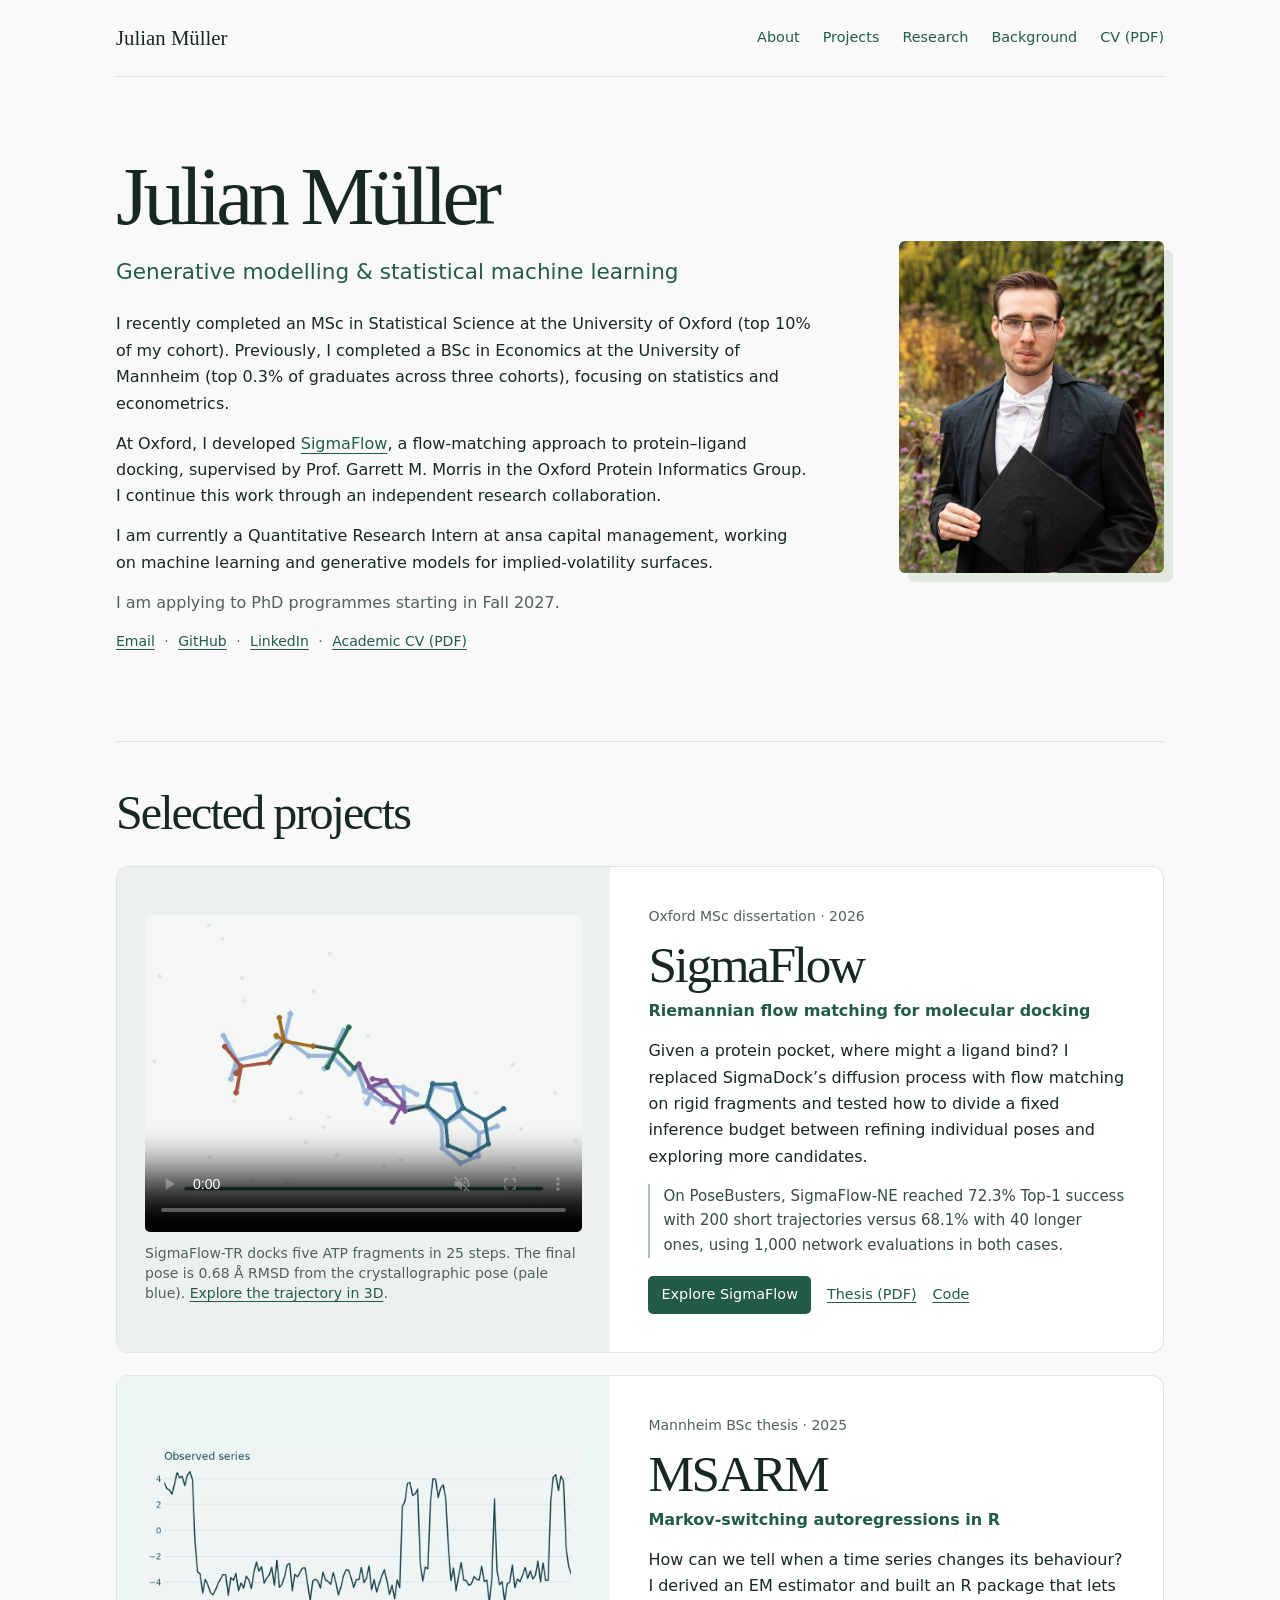
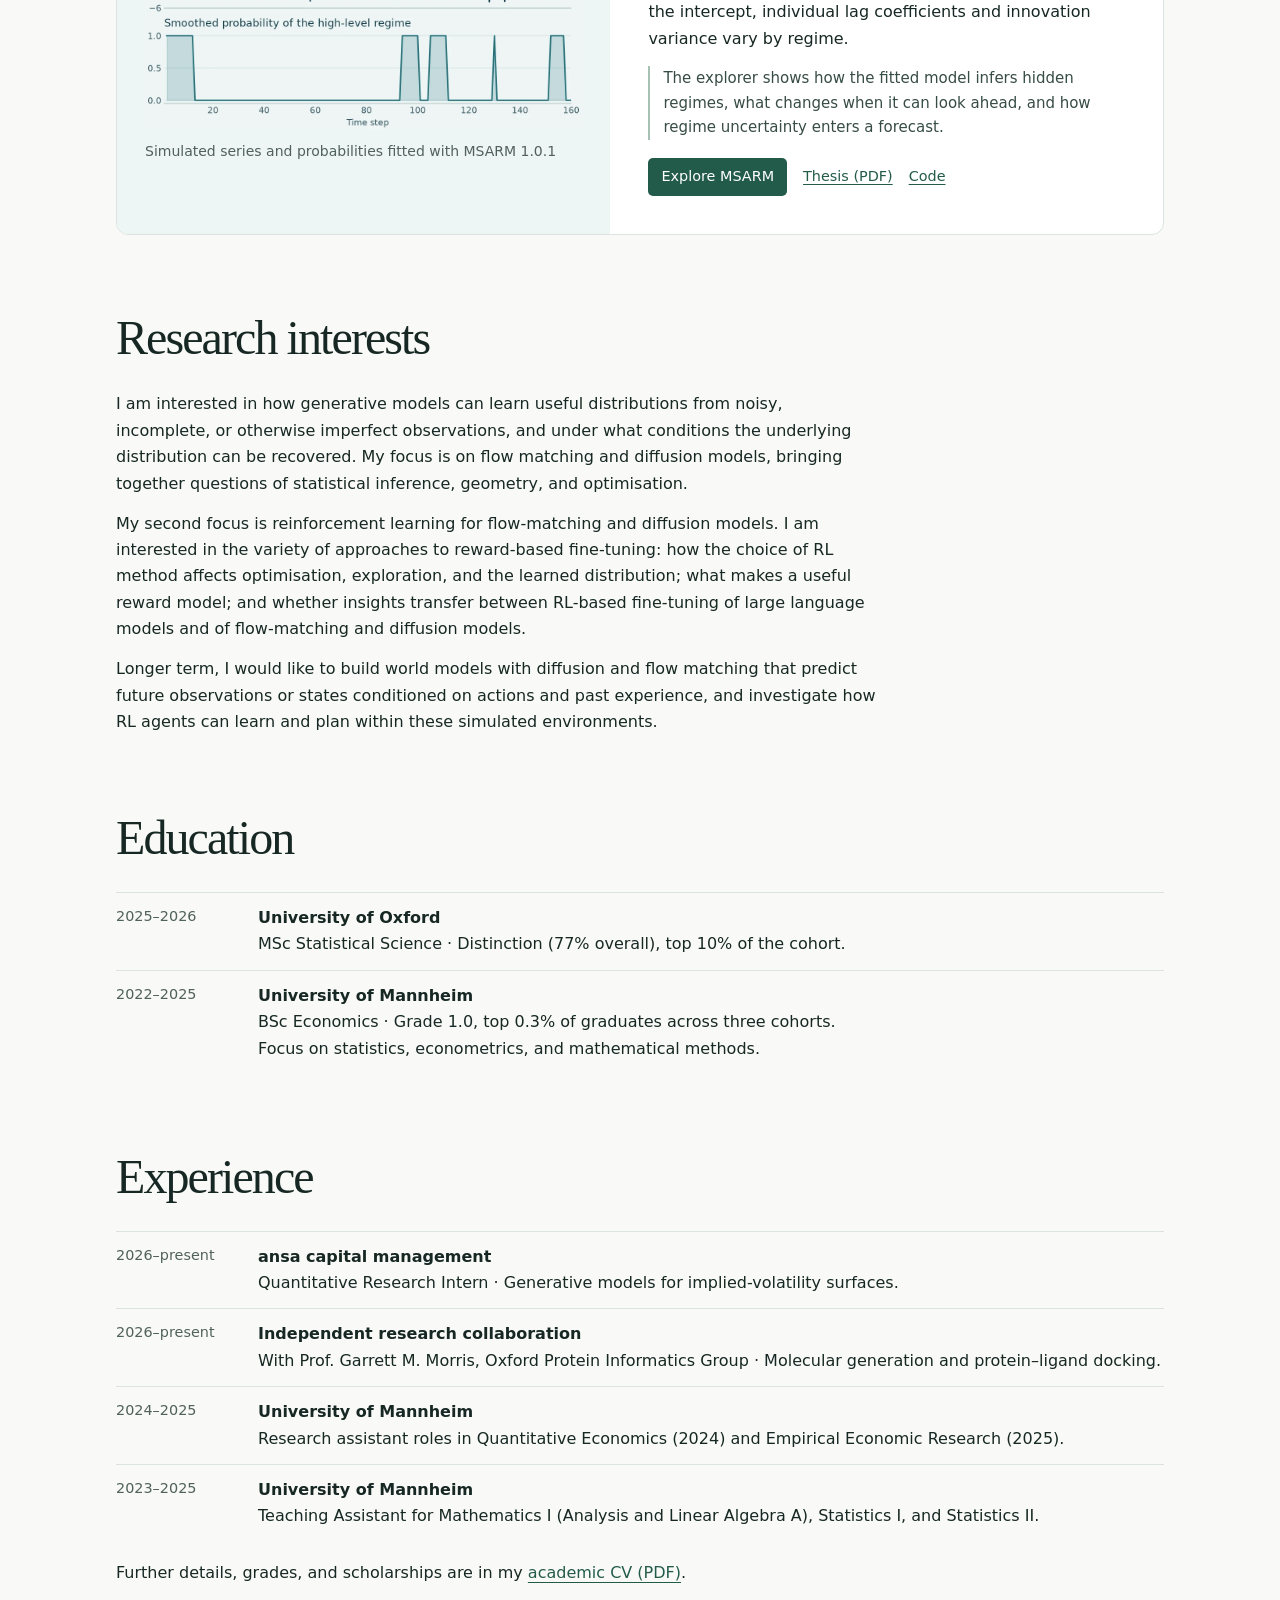
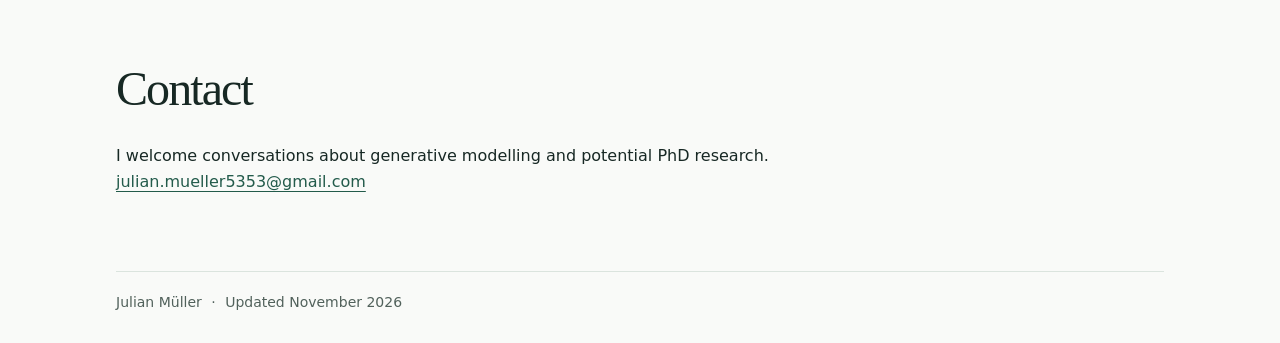
<file: index.html>
<!doctype html>
<html lang="en">
<head>
  <meta charset="utf-8">
  <meta name="viewport" content="width=device-width, initial-scale=1">
  <title>Julian Müller | Generative Modelling &amp; Statistical Machine Learning</title>
  <meta name="description" content="Julian Müller — Oxford MSc Statistical Science graduate. Research in flow matching, diffusion models, learning from imperfect observations, and molecular modelling.">
  <meta name="theme-color" content="#f9faf8">
  <link rel="icon" href="assets/favicon.svg" type="image/svg+xml">
  <link rel="stylesheet" href="style.css">
</head>
<body>
  <a class="skip-link" href="#about">Skip to content</a>
  <div class="page">
    <header>
      <a class="site-name" href="#about">Julian Müller</a>
      <nav aria-label="Main navigation">
        <a href="#about">About</a>
        <a href="#projects">Projects</a>
        <a href="#research">Research</a>
        <a href="#background">Background</a>
        <a href="assets/documents/julian-mueller-cv.pdf">CV <span class="file-type">(PDF)</span></a>
      </nav>
    </header>
    <main>
      <section id="about" class="introduction" aria-labelledby="name">
        <div class="bio">
          <h1 id="name">Julian Müller</h1>
          <p class="hero-field">Generative modelling &amp; statistical machine learning</p>
          <p>I recently completed an MSc in Statistical Science at the University of Oxford (top 10% of my cohort). Previously, I completed a BSc in Economics at the University of Mannheim (top 0.3% of graduates across three cohorts), focusing on statistics and econometrics.</p>
          <p>At Oxford, I developed <a href="#sigmaflow">SigmaFlow</a>, a flow-matching approach to protein–ligand docking, supervised by Prof. Garrett M. Morris in the Oxford Protein Informatics Group. I continue this work through an independent research collaboration.</p>
          <p>I am currently a Quantitative Research Intern at ansa capital management, working on machine learning and generative models for implied-volatility surfaces.</p>
          <p class="application-note">I am applying to PhD programmes starting in Fall 2027.</p>
          <p class="contact-links"><a href="mailto:julian.mueller5353@gmail.com">Email</a><span aria-hidden="true"> · </span><a href="https://github.com/jmuelleo">GitHub</a><span aria-hidden="true"> · </span><a href="https://www.linkedin.com/in/julian-herbert-mueller/">LinkedIn</a><span aria-hidden="true"> · </span><a href="assets/documents/julian-mueller-cv.pdf">Academic CV (PDF)</a></p>
        </div>
        <img class="portrait" src="assets/portrait.jpg" width="1190" height="1785" alt="Julian Müller in Oxford academic dress" fetchpriority="high">
      </section>

      <section id="projects" aria-labelledby="projects-heading">
        <h2 id="projects-heading">Selected projects</h2>

        <article id="sigmaflow" class="project">
          <figure class="project-preview pose-preview">
            <video id="sigmaflow-preview" controls loop muted playsinline preload="none"
                   poster="assets/sigmaflow-trajectory.webp?v=tr" width="1000" height="724"
                   aria-label="Recorded SigmaFlow trajectory showing five rigid fragments assembling into an ATP pose">
              <source src="assets/sigmaflow-trajectory.mp4?v=tr" type="video/mp4">
              <a href="assets/sigmaflow-trajectory.mp4?v=tr">Download the SigmaFlow preview</a>
            </video>
            <figcaption>SigmaFlow-TR docks five ATP fragments in 25 steps. The final pose is 0.68 &Aring; RMSD from the crystallographic pose (pale blue). <a href="sigmaflow/trajectories/">Explore the trajectory in 3D</a>.</figcaption>
          </figure>
          <div class="project-copy">
            <p class="context">Oxford MSc dissertation &middot; 2026</p>
            <h3><a href="sigmaflow/">SigmaFlow</a></h3>
            <p class="project-subtitle">Riemannian flow matching for molecular docking</p>
            <p>Given a protein pocket, where might a ligand bind? I replaced SigmaDock&rsquo;s diffusion process with flow matching on rigid fragments and tested how to divide a fixed inference budget between refining individual poses and exploring more candidates.</p>
            <p class="project-finding">On PoseBusters, SigmaFlow-NE reached 72.3% Top-1 success with 200 short trajectories versus 68.1% with 40 longer ones, using 1,000 network evaluations in both cases.</p>
            <div class="project-actions"><a class="primary" href="sigmaflow/">Explore SigmaFlow</a><a href="assets/documents/sigmaflow-msc-thesis.pdf">Thesis (PDF)</a><a href="https://github.com/jmuelleo/SigmaFlow">Code</a></div>
          </div>
        </article>

        <article id="msarm" class="project">
          <figure class="project-preview regime-preview">
            <a href="msarm/"><img src="assets/msarm-regimes.webp" width="1120" height="720" alt="A simulated series alternates between two levels, tracked by the fitted probability of the high-level regime" loading="lazy"></a>
            <figcaption>Simulated series and probabilities fitted with MSARM 1.0.1</figcaption>
          </figure>
          <div class="project-copy">
            <p class="context">Mannheim BSc thesis &middot; 2025</p>
            <h3><a href="msarm/">MSARM</a></h3>
            <p class="project-subtitle">Markov-switching autoregressions in R</p>
            <p>How can we tell when a time series changes its behaviour? I derived an EM estimator and built an R package that lets the intercept, individual lag coefficients and innovation variance vary by regime.</p>
            <p class="project-finding">The explorer shows how the fitted model infers hidden regimes, what changes when it can look ahead, and how regime uncertainty enters a forecast.</p>
            <div class="project-actions"><a class="primary" href="msarm/">Explore MSARM</a><a href="assets/documents/msarm-bsc-thesis.pdf">Thesis (PDF)</a><a href="https://github.com/jmuelleo/MSARM">Code</a></div>
          </div>
        </article>
      </section>

      <section id="research" aria-labelledby="research-heading">
        <h2 id="research-heading">Research interests</h2>
        <p>I am interested in how generative models can learn useful distributions from noisy, incomplete, or otherwise imperfect observations, and under what conditions the underlying distribution can be recovered. My focus is on flow matching and diffusion models, bringing together questions of statistical inference, geometry, and optimisation.</p>
        <p>My second focus is reinforcement learning for flow-matching and diffusion models. I am interested in the variety of approaches to reward-based fine-tuning: how the choice of RL method affects optimisation, exploration, and the learned distribution; what makes a useful reward model; and whether insights transfer between RL-based fine-tuning of large language models and of flow-matching and diffusion models.</p>
        <p>Longer term, I would like to build world models with diffusion and flow matching that predict future observations or states conditioned on actions and past experience, and investigate how RL agents can learn and plan within these simulated environments.</p>
      </section>

      <section id="background" aria-labelledby="background-heading">
        <h2 id="background-heading">Education</h2>
        <dl class="history">
          <div><dt>2025–2026</dt><dd><strong>University of Oxford</strong><br>MSc Statistical Science · Distinction (77% overall), top 10% of the cohort.</dd></div>
          <div><dt>2022–2025</dt><dd><strong>University of Mannheim</strong><br>BSc Economics · Grade 1.0, top 0.3% of graduates across three cohorts.<br>Focus on statistics, econometrics, and mathematical methods.</dd></div>
        </dl>
      </section>

      <section id="experience" aria-labelledby="experience-heading">
        <h2 id="experience-heading">Experience</h2>
        <dl class="history">
          <div><dt>2026–present</dt><dd><strong>ansa capital management</strong><br>Quantitative Research Intern · Generative models for implied-volatility surfaces.</dd></div>
          <div><dt>2026–present</dt><dd><strong>Independent research collaboration</strong><br>With Prof. Garrett M. Morris, Oxford Protein Informatics Group · Molecular generation and protein–ligand docking.</dd></div>
          <div><dt>2024–2025</dt><dd><strong>University of Mannheim</strong><br>Research assistant roles in Quantitative Economics (2024) and Empirical Economic Research (2025).</dd></div>
          <div><dt>2023–2025</dt><dd><strong>University of Mannheim</strong><br>Teaching Assistant for Mathematics I (Analysis and Linear Algebra A), Statistics I, and Statistics II.</dd></div>
        </dl>
        <p>Further details, grades, and scholarships are in my <a href="assets/documents/julian-mueller-cv.pdf">academic CV (PDF)</a>.</p>
      </section>

      <section id="contact" aria-labelledby="contact-heading">
        <h2 id="contact-heading">Contact</h2>
        <p>I welcome conversations about generative modelling and potential PhD research.<br><a href="mailto:julian.mueller5353@gmail.com">julian.mueller5353@gmail.com</a></p>
      </section>
    </main>
    <footer>Julian Müller <span aria-hidden="true">·</span> Updated November 2026</footer>
  </div>
  <script>
    const preview = document.getElementById("sigmaflow-preview");
    if ("IntersectionObserver" in window && !matchMedia("(prefers-reduced-motion: reduce)").matches) {
      const observer = new IntersectionObserver(([entry]) => {
        if (!entry.isIntersecting) return;
        observer.disconnect();
        preview.play().catch(() => {});
      }, { threshold: 0.6 });
      observer.observe(preview);
    }
  </script>
</body>
</html>
</file>
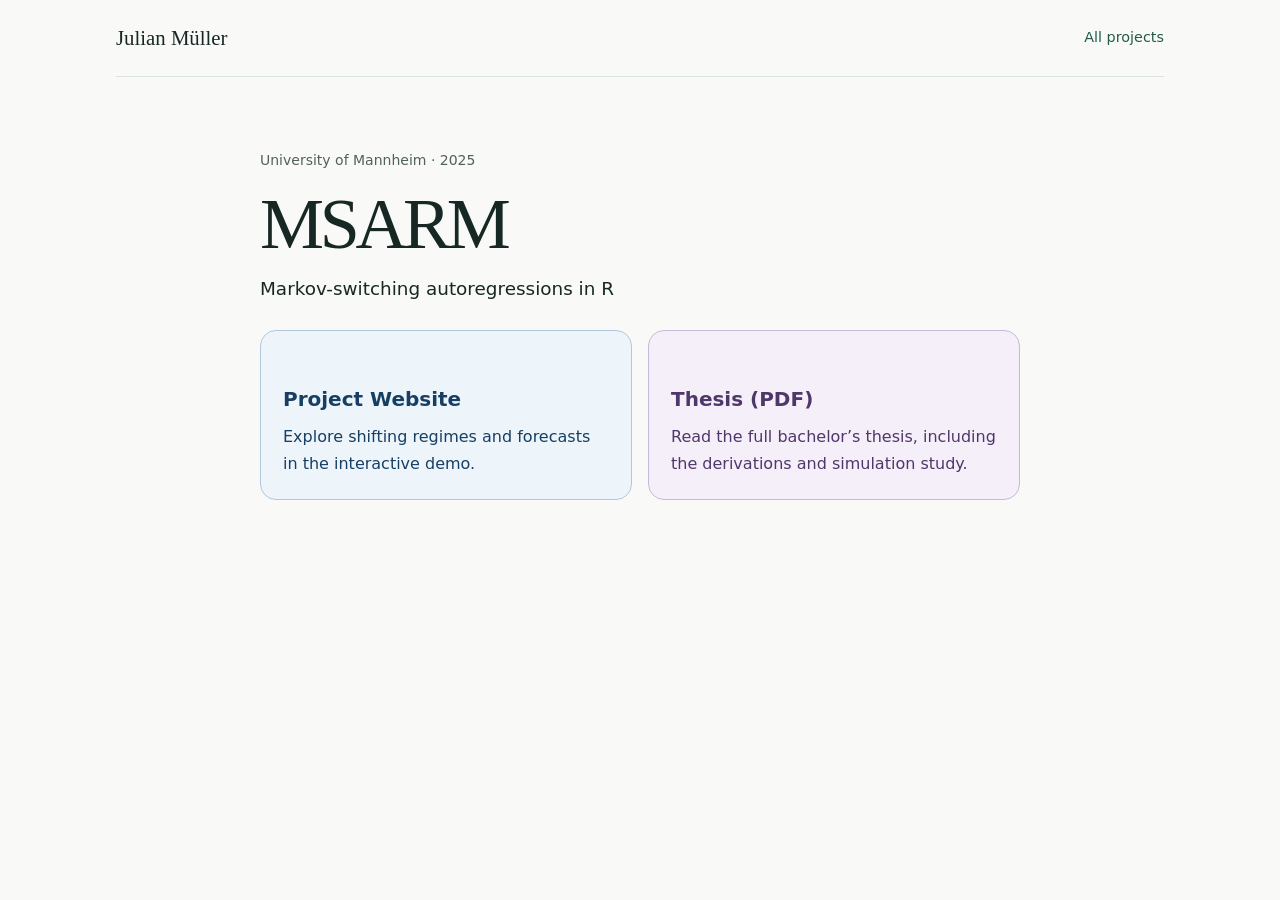
<file: msarm/index.html>
<!doctype html>
<html lang="en">
<head>
  <meta charset="utf-8">
  <meta name="viewport" content="width=device-width, initial-scale=1">
  <meta name="description" content="Explore the interactive MSARM project website or read the thesis.">
  <title>MSARM | Julian Müller</title>
  <link rel="icon" href="../assets/favicon.svg" type="image/svg+xml">
  <link rel="stylesheet" href="../style.css">
  <style>
    .msarm-entry { max-width: 760px; margin: 0 auto; }
    .msarm-entry h1 { margin: 0 0 8px; font-size: clamp(2.5rem, 8vw, 4.5rem); }
    .msarm-intro { margin-bottom: 26px; font-size: 1.15rem; }
    .msarm-options { display: grid; grid-template-columns: repeat(2, minmax(0, 1fr)); gap: 16px; }
    .msarm-card { display: flex; flex-direction: column; justify-content: end; gap: 8px; min-height: 170px; padding: 22px; border: 1px solid #b1c8dc; border-radius: 16px; background: #edf5fb; color: #173f64; text-decoration: none; }
    .msarm-card + .msarm-card { border-color: #c7b9d7; background: #f5eff9; color: #50376a; }
    .msarm-card strong { font-size: 1.25rem; }
    .msarm-card:hover, .msarm-card:focus-visible { border-color: currentColor; text-decoration: none; }
    .msarm-card:hover strong, .msarm-card:focus-visible strong { text-decoration: underline; }
    @media (max-width: 560px) { .msarm-options { grid-template-columns: 1fr; } .msarm-card { min-height: 120px; } }
  </style>
</head>
<body>
  <a class="skip-link" href="#main">Skip to content</a>
  <div class="page">
    <header>
      <a class="site-name" href="../">Julian Müller</a>
      <nav aria-label="Page navigation"><a href="../#projects">All projects</a></nav>
    </header>
    <main id="main" class="msarm-entry">
      <p class="context">University of Mannheim · 2025</p>
      <h1>MSARM</h1>
      <p class="msarm-intro">Markov-switching autoregressions in R</p>
      <div class="msarm-options">
        <a class="msarm-card" href="project.html">
          <strong>Project Website</strong>
          <span>Explore shifting regimes and forecasts in the interactive demo.</span>
        </a>
        <a class="msarm-card" href="../assets/documents/msarm-bsc-thesis.pdf">
          <strong>Thesis (PDF)</strong>
          <span>Read the full bachelor’s thesis, including the derivations and simulation study.</span>
        </a>
      </div>
    </main>
  </div>
</body>
</html>
</file>
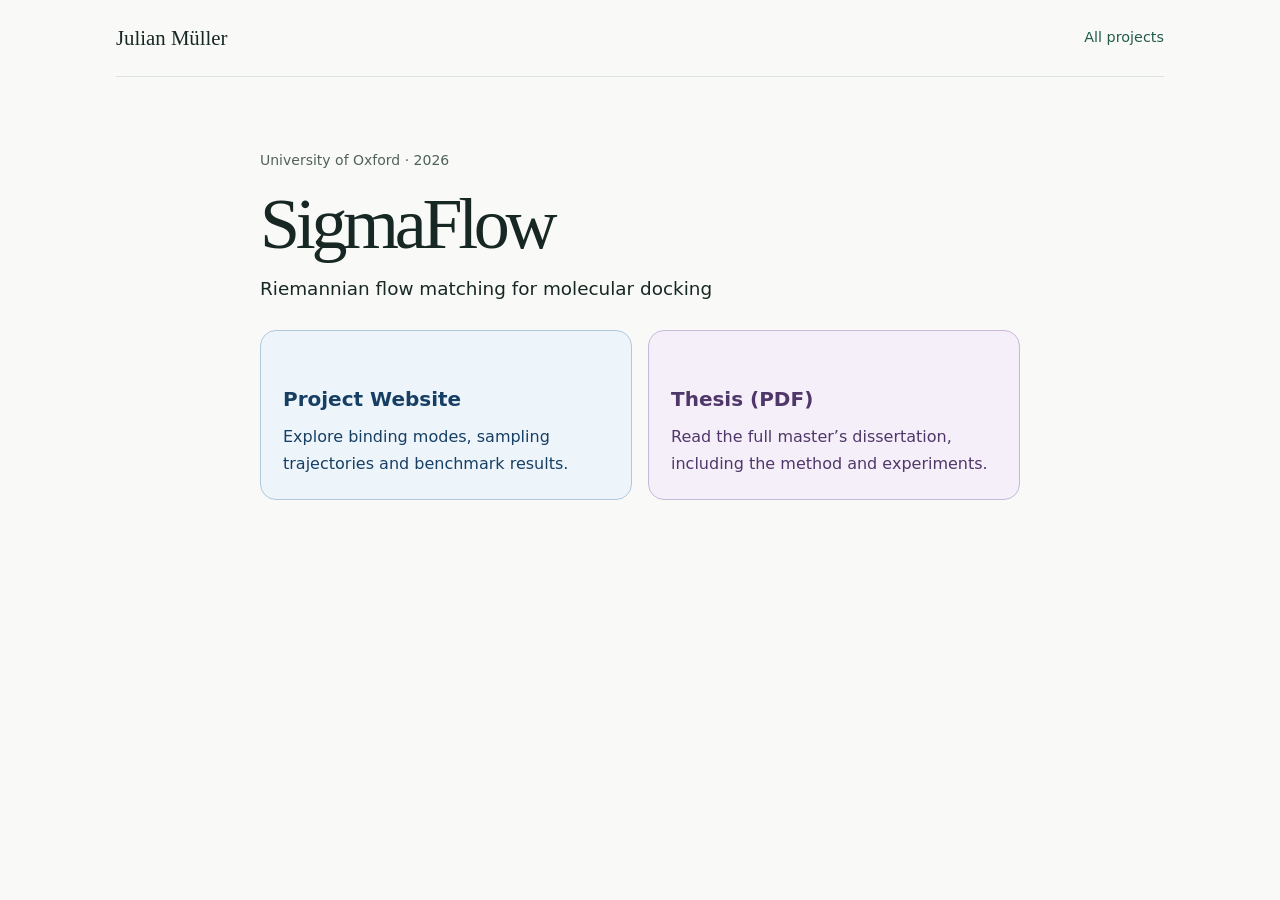
<file: sigmaflow/index.html>
<!doctype html>
<html lang="en">
<head>
  <meta charset="utf-8">
  <meta name="viewport" content="width=device-width, initial-scale=1">
  <meta name="description" content="Explore the interactive SigmaFlow project website or read the thesis.">
  <title>SigmaFlow | Julian Müller</title>
  <link rel="icon" href="../assets/favicon.svg" type="image/svg+xml">
  <link rel="stylesheet" href="../style.css">
  <style>
    .sigmaflow-entry { max-width: 760px; margin: 0 auto; }
    .sigmaflow-entry h1 { margin: 0 0 8px; font-size: clamp(2.5rem, 8vw, 4.5rem); }
    .sigmaflow-intro { margin-bottom: 26px; font-size: 1.15rem; }
    .sigmaflow-options { display: grid; grid-template-columns: repeat(2, minmax(0, 1fr)); gap: 16px; }
    .sigmaflow-card { display: flex; flex-direction: column; justify-content: end; gap: 8px; min-height: 170px; padding: 22px; border: 1px solid #b1c8dc; border-radius: 16px; background: #edf5fb; color: #173f64; text-decoration: none; }
    .sigmaflow-card + .sigmaflow-card { border-color: #c7b9d7; background: #f5eff9; color: #50376a; }
    .sigmaflow-card strong { font-size: 1.25rem; }
    .sigmaflow-card:hover, .sigmaflow-card:focus-visible { border-color: currentColor; text-decoration: none; }
    .sigmaflow-card:hover strong, .sigmaflow-card:focus-visible strong { text-decoration: underline; }
    @media (max-width: 560px) { .sigmaflow-options { grid-template-columns: 1fr; } .sigmaflow-card { min-height: 120px; } }
  </style>
</head>
<body>
  <a class="skip-link" href="#main">Skip to content</a>
  <div class="page">
    <header>
      <a class="site-name" href="../">Julian Müller</a>
      <nav aria-label="Page navigation"><a href="../#projects">All projects</a></nav>
    </header>
    <main id="main" class="sigmaflow-entry">
      <p class="context">University of Oxford · 2026</p>
      <h1>SigmaFlow</h1>
      <p class="sigmaflow-intro">Riemannian flow matching for molecular docking</p>
      <div class="sigmaflow-options">
        <a class="sigmaflow-card" href="project.html">
          <strong>Project Website</strong>
          <span>Explore binding modes, sampling trajectories and benchmark results.</span>
        </a>
        <a class="sigmaflow-card" href="../assets/documents/sigmaflow-msc-thesis.pdf">
          <strong>Thesis (PDF)</strong>
          <span>Read the full master’s dissertation, including the method and experiments.</span>
        </a>
      </div>
    </main>
  </div>
</body>
</html>
</file>
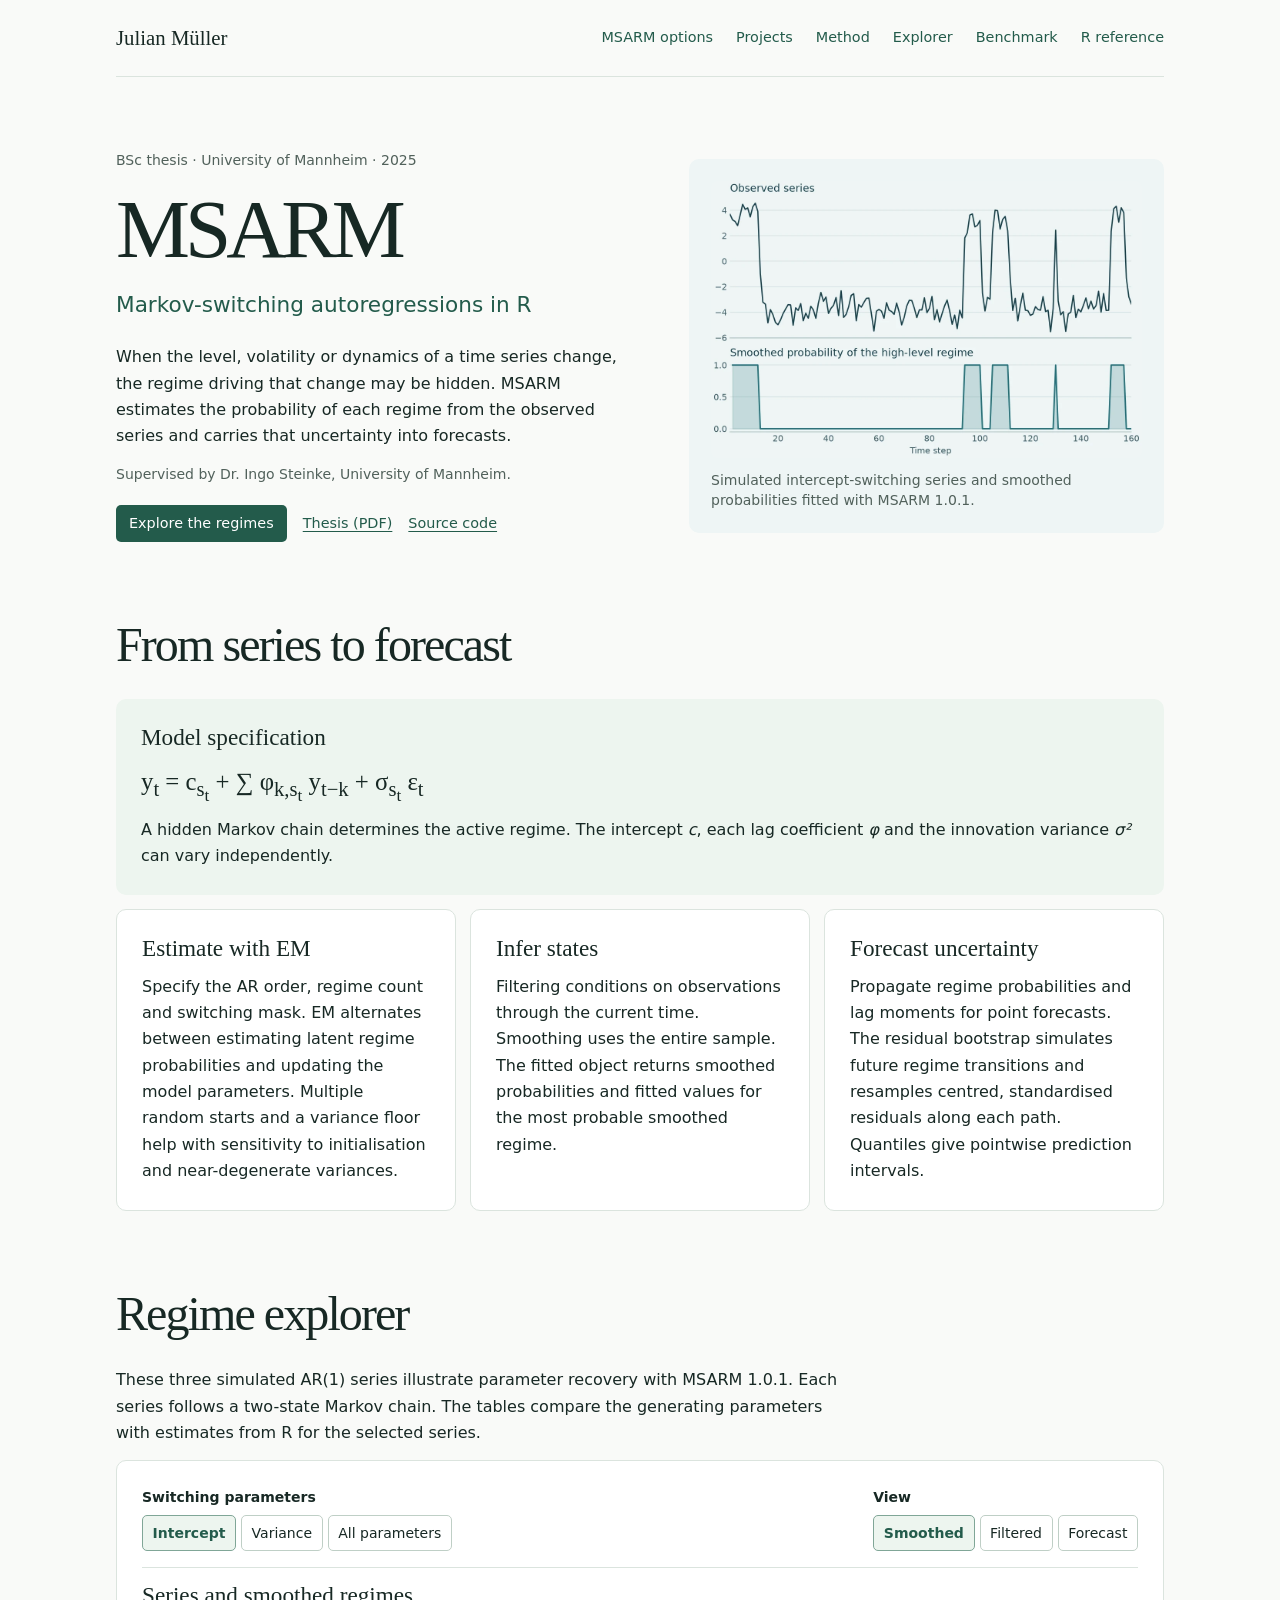
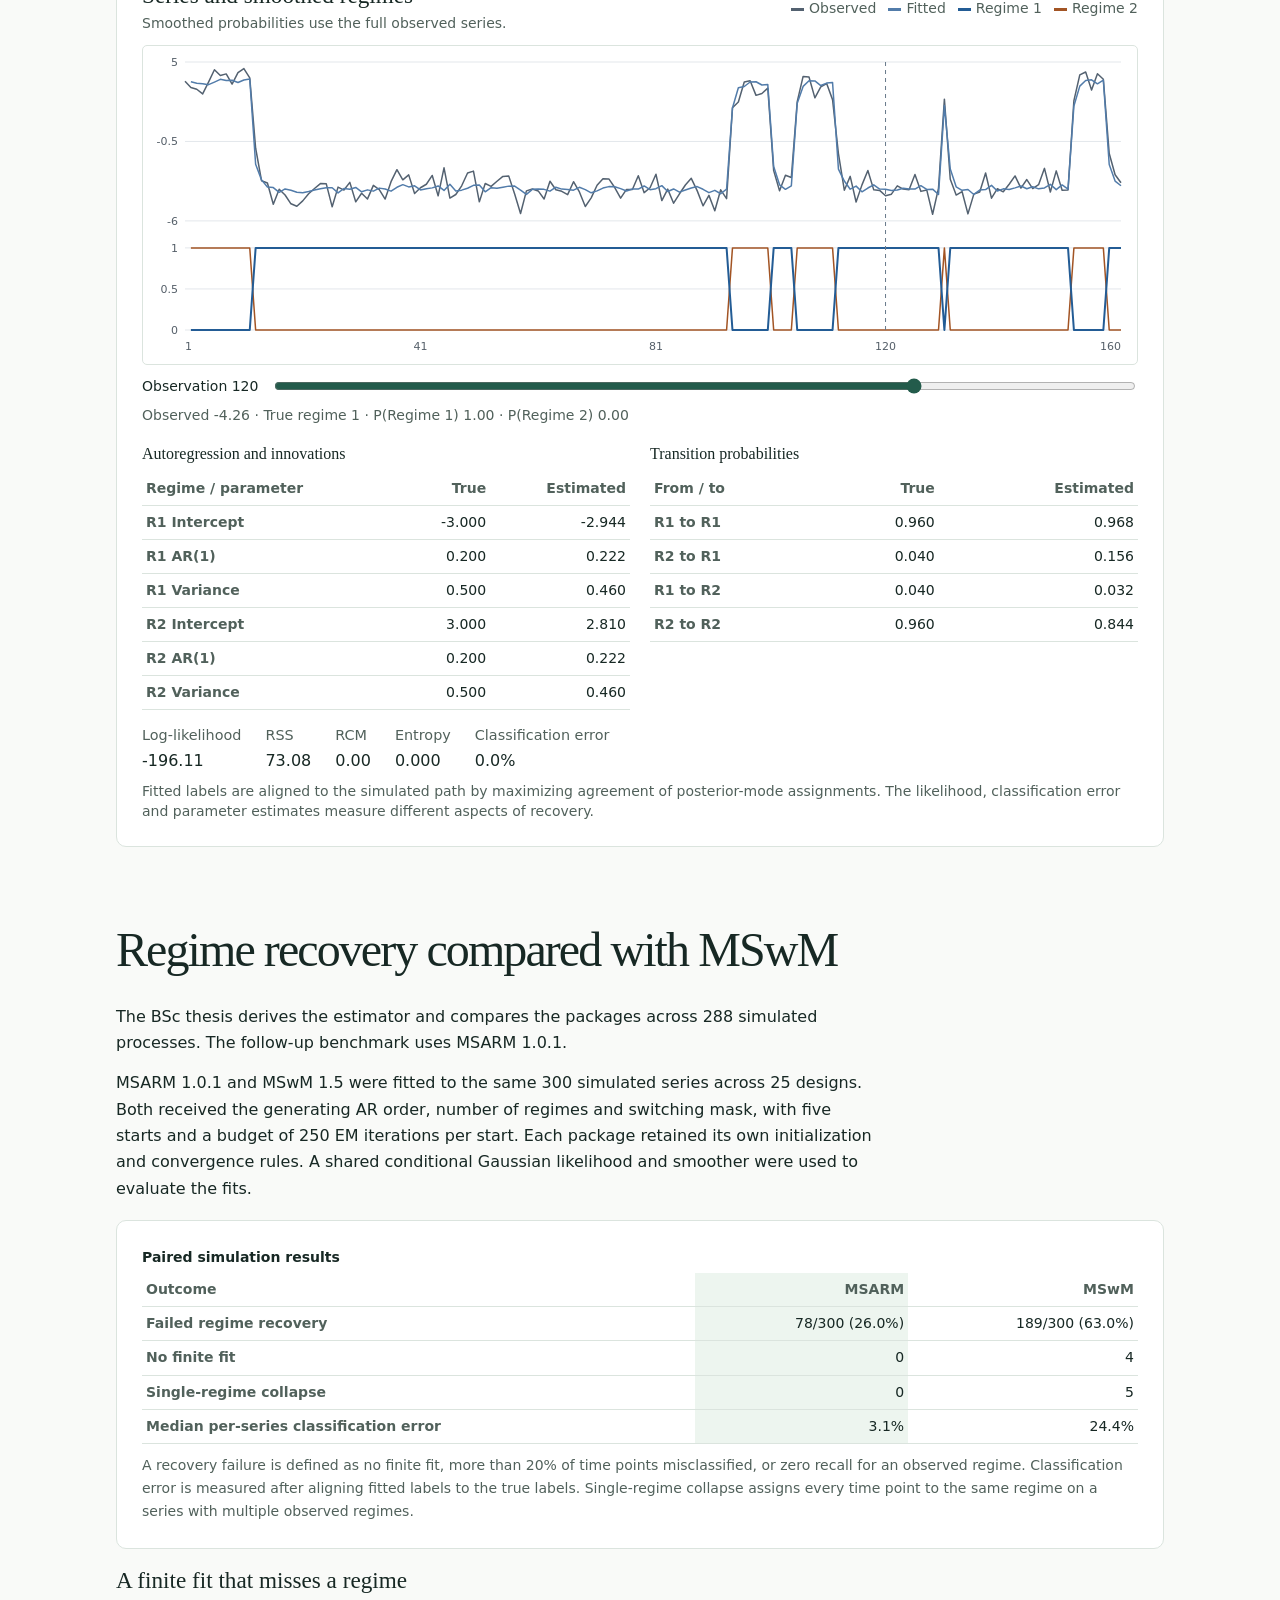
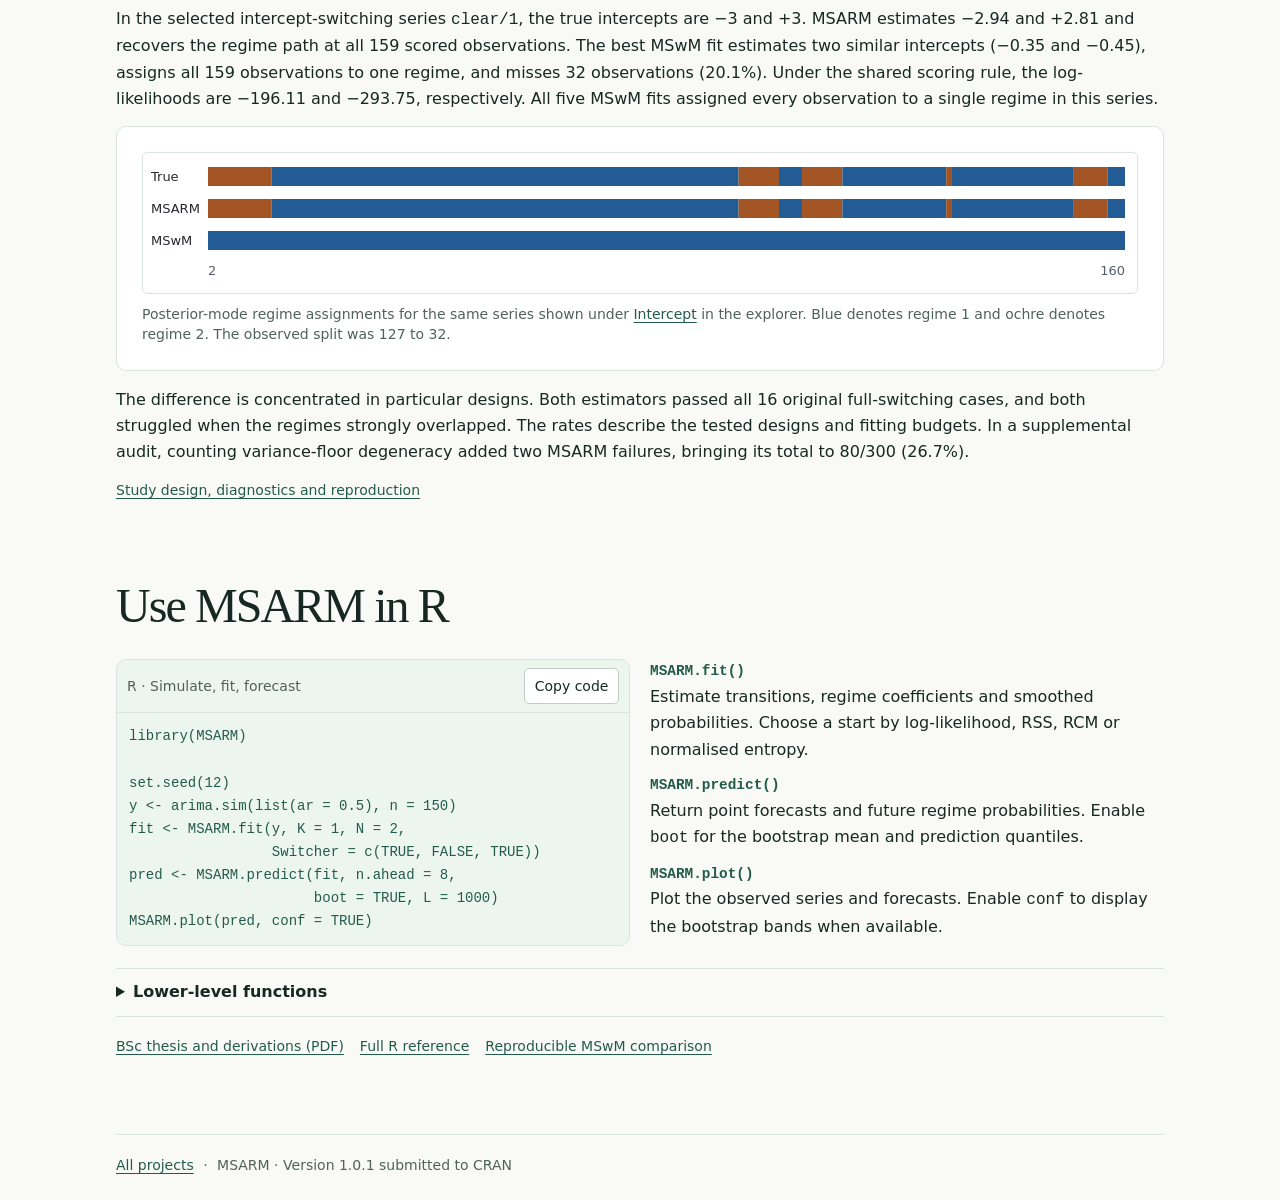
<file: msarm/project.html>
<!doctype html>
<html lang="en">
<head>
  <meta charset="utf-8">
  <meta name="viewport" content="width=device-width, initial-scale=1">
  <meta name="description" content="Explore regime inference and forecasting with MSARM, an R package for Gaussian Markov-switching autoregressions.">
  <title>MSARM · Markov-switching autoregressions in R</title>
  <link rel="icon" href="../assets/favicon.svg" type="image/svg+xml">
  <link rel="stylesheet" href="../style.css">
  <link rel="stylesheet" href="../assets/project.css">
  <link rel="stylesheet" href="style.css">
  <script defer src="demo-data.js"></script>
  <script defer src="explorer.js"></script>
</head>
<body>
<a class="skip-link" href="#main">Skip to content</a>
<div class="page">
<header>
  <a class="site-name" href="../">Julian Müller</a>
  <nav aria-label="Page navigation"><a href="./">MSARM options</a><a href="../#projects">Projects</a><a href="#method">Method</a><a href="#explore">Explorer</a><a href="#benchmark">Benchmark</a><a href="#reference">R reference</a></nav>
</header>
<main id="main">
  <section class="project-intro" aria-labelledby="title">
    <div>
      <p class="context">BSc thesis &middot; University of Mannheim &middot; 2025</p>
      <h1 id="title">MSARM</h1>
      <p class="hero-field">Markov-switching autoregressions in R</p>
      <p>When the level, volatility or dynamics of a time series change, the regime driving that change may be hidden. MSARM estimates the probability of each regime from the observed series and carries that uncertainty into forecasts.</p>
      <p class="context">Supervised by Dr. Ingo Steinke, University of Mannheim.</p>
      <div class="project-actions"><a class="primary" href="#explore">Explore the regimes</a><a href="../assets/documents/msarm-bsc-thesis.pdf">Thesis (PDF)</a><a href="https://github.com/jmuelleo/MSARM/tree/msarm-1.0.1">Source code</a></div>
    </div>
    <figure class="project-figure regime-preview">
      <img src="../assets/msarm-regimes.webp" width="1120" height="720" alt="A simulated time series and its fitted probability of being in the high-level regime">
      <figcaption>Simulated intercept-switching series and smoothed probabilities fitted with MSARM 1.0.1.</figcaption>
    </figure>
  </section>

  <section id="method" aria-labelledby="method-title">
    <h2 id="method-title">From series to forecast</h2>
    <div class="model-card">
      <h3>Model specification</h3>
      <p class="equation">y<sub>t</sub> = c<sub>s<sub>t</sub></sub> + &sum; &phi;<sub>k,s<sub>t</sub></sub> y<sub>t&minus;k</sub> + &sigma;<sub>s<sub>t</sub></sub> &epsilon;<sub>t</sub></p>
      <p>A hidden Markov chain determines the active regime. The intercept <var>c</var>, each lag coefficient <var>&phi;</var> and the innovation variance <var>&sigma;&sup2;</var> can vary independently.</p>
    </div>
    <div class="method-grid">
      <article><h3>Estimate with EM</h3><p>Specify the AR order, regime count and switching mask. EM alternates between estimating latent regime probabilities and updating the model parameters. Multiple random starts and a variance floor help with sensitivity to initialisation and near-degenerate variances.</p></article>
      <article><h3>Infer states</h3><p>Filtering conditions on observations through the current time. Smoothing uses the entire sample. The fitted object returns smoothed probabilities and fitted values for the most probable smoothed regime.</p></article>
      <article><h3>Forecast uncertainty</h3><p>Propagate regime probabilities and lag moments for point forecasts. The residual bootstrap simulates future regime transitions and resamples centred, standardised residuals along each path. Quantiles give pointwise prediction intervals.</p></article>
    </div>
  </section>

  <section id="explore" aria-labelledby="explore-title">
    <h2 id="explore-title">Regime explorer</h2>
    <p class="intro">These three simulated AR(1) series illustrate parameter recovery with MSARM 1.0.1. Each series follows a two-state Markov chain. The tables compare the generating parameters with estimates from R for the selected series.</p>
    <figure class="lab" aria-labelledby="chart-title">
      <div class="control-row">
        <fieldset><legend>Switching parameters</legend><div class="seg">
          <button type="button" data-model="level" aria-pressed="true">Intercept</button>
          <button type="button" data-model="volatility" aria-pressed="false">Variance</button>
          <button type="button" data-model="dynamics" aria-pressed="false">All parameters</button>
        </div></fieldset>
        <fieldset><legend>View</legend><div class="seg">
          <button type="button" data-view="smoothed" aria-pressed="true">Smoothed</button>
          <button type="button" data-view="filtered" aria-pressed="false">Filtered</button>
          <button type="button" data-view="forecast" aria-pressed="false">Forecast</button>
        </div></fieldset>
      </div>
      <div class="plot-head"><div><h3 id="chart-title">Series and inferred regimes</h3><p id="chart-description" role="status">Smoothed probabilities use the full observed series.</p></div><div id="legend" class="legend"></div></div>
      <canvas id="chart" role="img" aria-labelledby="chart-title chart-description"><p>Chart output is summarized in the tables below.</p></canvas>
      <div class="inspect">
        <label for="inspect">Observation <output id="step">120</output></label>
        <input type="range" id="inspect" min="2" max="200" value="120">
        <span id="values"></span>
      </div>
      <noscript><p>Enable JavaScript to explore the fitted examples. The model and R reference are available below.</p></noscript>
      <div class="readouts">
        <div><h3>Autoregression and innovations</h3><table><thead><tr><th scope="col">Regime / parameter</th><th scope="col">True</th><th scope="col">Estimated</th></tr></thead><tbody id="parameters"></tbody></table></div>
        <div><h3>Transition probabilities</h3><table><thead><tr><th scope="col">From / to</th><th scope="col">True</th><th scope="col">Estimated</th></tr></thead><tbody id="transition"></tbody></table></div>
      </div>
      <dl id="metrics" class="metrics"></dl>
      <figcaption class="note context">Fitted labels are aligned to the simulated path by maximizing agreement of posterior-mode assignments. The likelihood, classification error and parameter estimates measure different aspects of recovery.</figcaption>
    </figure>
  </section>

  <section id="benchmark" aria-labelledby="benchmark-title">
    <h2 id="benchmark-title">Regime recovery compared with MSwM</h2>
    <p class="measure">The BSc thesis derives the estimator and compares the packages across 288 simulated processes. The follow-up benchmark uses MSARM 1.0.1.</p>
    <p class="measure">MSARM 1.0.1 and MSwM 1.5 were fitted to the same 300 simulated series across 25 designs. Both received the generating AR order, number of regimes and switching mask, with five starts and a budget of 250 EM iterations per start. Each package retained its own initialization and convergence rules. A shared conditional Gaussian likelihood and smoother were used to evaluate the fits.</p>
    <div class="results-wrap">
      <table class="benchmark-table">
        <caption>Paired simulation results</caption>
        <thead><tr><th scope="col">Outcome</th><th scope="col">MSARM</th><th scope="col">MSwM</th></tr></thead>
        <tbody>
          <tr><th scope="row">Failed regime recovery</th><td>78/300 (26.0%)</td><td>189/300 (63.0%)</td></tr>
          <tr><th scope="row">No finite fit</th><td>0</td><td>4</td></tr>
          <tr><th scope="row">Single-regime collapse</th><td>0</td><td>5</td></tr>
          <tr><th scope="row">Median per-series classification error</th><td>3.1%</td><td>24.4%</td></tr>
        </tbody>
      </table>
      <p class="context">A recovery failure is defined as no finite fit, more than 20% of time points misclassified, or zero recall for an observed regime. Classification error is measured after aligning fitted labels to the true labels. Single-regime collapse assigns every time point to the same regime on a series with multiple observed regimes.</p>
    </div>
    <h3>A finite fit that misses a regime</h3>
    <p>In the selected intercept-switching series <code>clear/1</code>, the true intercepts are &minus;3 and +3. MSARM estimates &minus;2.94 and +2.81 and recovers the regime path at all 159 scored observations. The best MSwM fit estimates two similar intercepts (&minus;0.35 and &minus;0.45), assigns all 159 observations to one regime, and misses 32 observations (20.1%). Under the shared scoring rule, the log-likelihoods are &minus;196.11 and &minus;293.75, respectively. All five MSwM fits assigned every observation to a single regime in this series.</p>
    <figure class="lab comparison">
      <canvas id="comparison-chart" role="img" aria-label="Three regime paths over observations 2 to 160. MSARM matches the simulated path at all 159 observations. MSwM assigns all observations to regime 1 after label alignment."></canvas>
      <figcaption class="context note">Posterior-mode regime assignments for the same series shown under <a href="#explore" id="show-case">Intercept</a> in the explorer. Blue denotes regime 1 and ochre denotes regime 2. The observed split was 127 to 32.</figcaption>
    </figure>
    <p>The difference is concentrated in particular designs. Both estimators passed all 16 original full-switching cases, and both struggled when the regimes strongly overlapped. The rates describe the tested designs and fitting budgets. In a supplemental audit, counting variance-floor degeneracy added two MSARM failures, bringing its total to 80/300 (26.7%).</p>
    <p class="project-links"><a href="https://github.com/jmuelleo/MSARM/blob/msarm-1.0.1/benchmarks/STRESS300.md">Study design, diagnostics and reproduction</a></p>
  </section>

  <section id="reference" aria-labelledby="reference-title">
    <h2 id="reference-title">Use MSARM in R</h2>
    <div class="reference">
      <div class="code-wrap"><div class="code-head"><span>R · Simulate, fit, forecast</span><button type="button" id="copy">Copy code</button></div><pre><code id="r-code">library(MSARM)

set.seed(12)
y &lt;- arima.sim(list(ar = 0.5), n = 150)
fit &lt;- MSARM.fit(y, K = 1, N = 2,
                 Switcher = c(TRUE, FALSE, TRUE))
pred &lt;- MSARM.predict(fit, n.ahead = 8,
                      boot = TRUE, L = 1000)
MSARM.plot(pred, conf = TRUE)</code></pre></div>
      <dl class="api">
        <dt><code>MSARM.fit()</code></dt><dd>Estimate transitions, regime coefficients and smoothed probabilities. Choose a start by log-likelihood, RSS, RCM or normalised entropy.</dd>
        <dt><code>MSARM.predict()</code></dt><dd>Return point forecasts and future regime probabilities. Enable <code>boot</code> for the bootstrap mean and prediction quantiles.</dd>
        <dt><code>MSARM.plot()</code></dt><dd>Plot the observed series and forecasts. Enable <code>conf</code> to display the bootstrap bands when available.</dd>
      </dl>
    </div>
    <details><summary>Lower-level functions</summary>
      <p><strong>Inference and likelihood.</strong> <code>eta_function</code> evaluates conditional densities. <code>zeta_Yt_function</code> calculates filtered and one-step predicted probabilities, <code>zeta_YT_function</code> smooths them, and <code>Log_Likelihood_function</code> evaluates the conditional log-likelihood.</p>
      <p><strong>Initialisation and transitions.</strong> <code>alpha_0_function</code>, <code>P_0_function</code> and <code>zeta_1_0_function</code> initialise coefficients, transitions and regime weights. <code>P_ij_next_function</code> updates the transition matrix.</p>
      <p><strong>Worked EM routines.</strong> The three case-specific EM routines expose the estimation steps behind different switching masks. The associated helpers update regression coefficients and, in Example 5, regime variances.</p>
        <ul class="helper-list"><li><a href="https://github.com/jmuelleo/MSARM/tree/msarm-1.0.1/man"><code>Example3_EM_Algorithm_function_lastbeta</code>, <code>Example4_EM_Algorithm_function_lastbeta</code>, <code>Example5_EM_Algorithm_function_lastbeta</code></a></li><li><code>Example3_alpha_next_function</code>, <code>Example4_alpha_next_function_lastbeta</code>, <code>Example5_alpha_next_function_lastbeta</code></li><li><code>Example4_Beta_F_function</code>, <code>Example5_Beta_F_function</code>, <code>Example5_sigma_function</code></li></ul>
    </details>
    <div class="resources"><a href="../assets/documents/msarm-bsc-thesis.pdf">BSc thesis and derivations (PDF)</a><a href="https://github.com/jmuelleo/MSARM/tree/msarm-1.0.1/man">Full R reference</a><a href="https://github.com/jmuelleo/MSARM/blob/msarm-1.0.1/benchmarks/README.md">Reproducible MSwM comparison</a></div>
  </section>
</main>
<footer><a href="../#projects">All projects</a><span aria-hidden="true"> &middot; </span>MSARM &middot; Version 1.0.1 submitted to CRAN</footer>
</div>
</body>
</html>
</file>
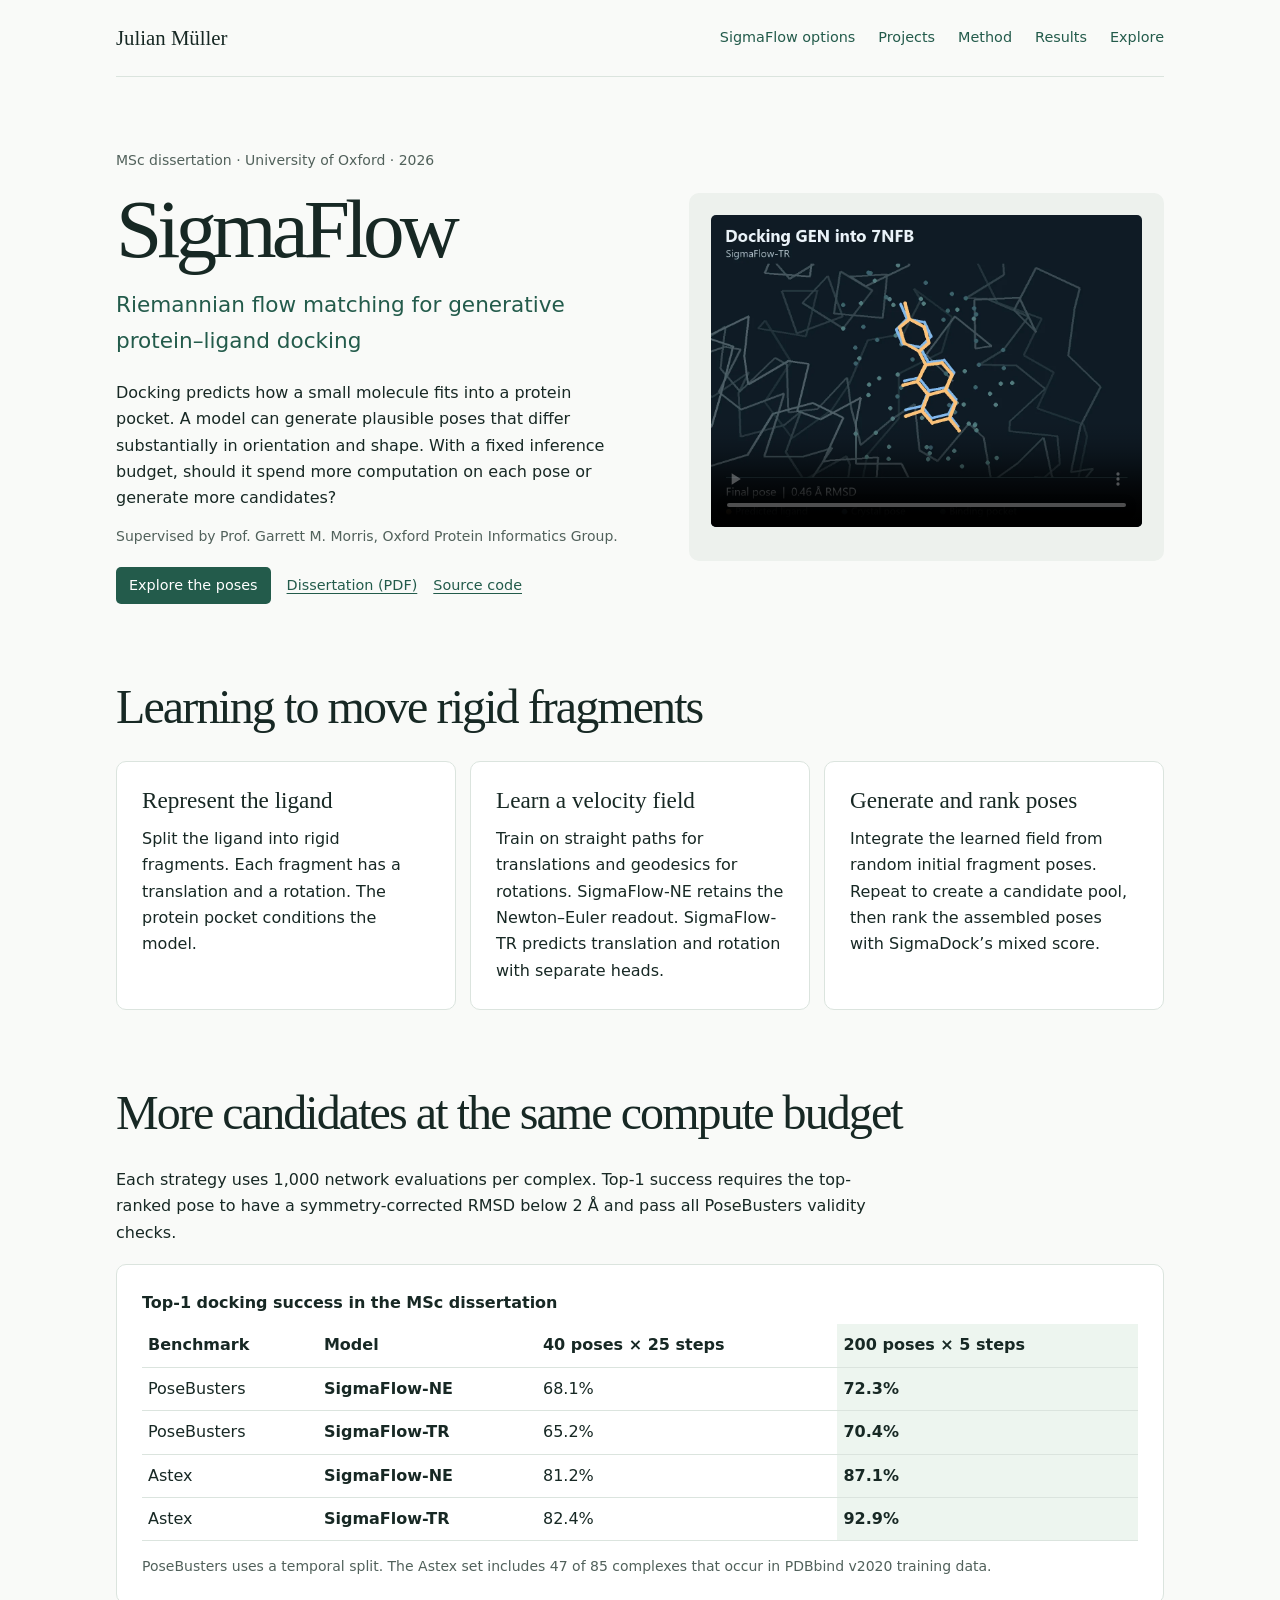
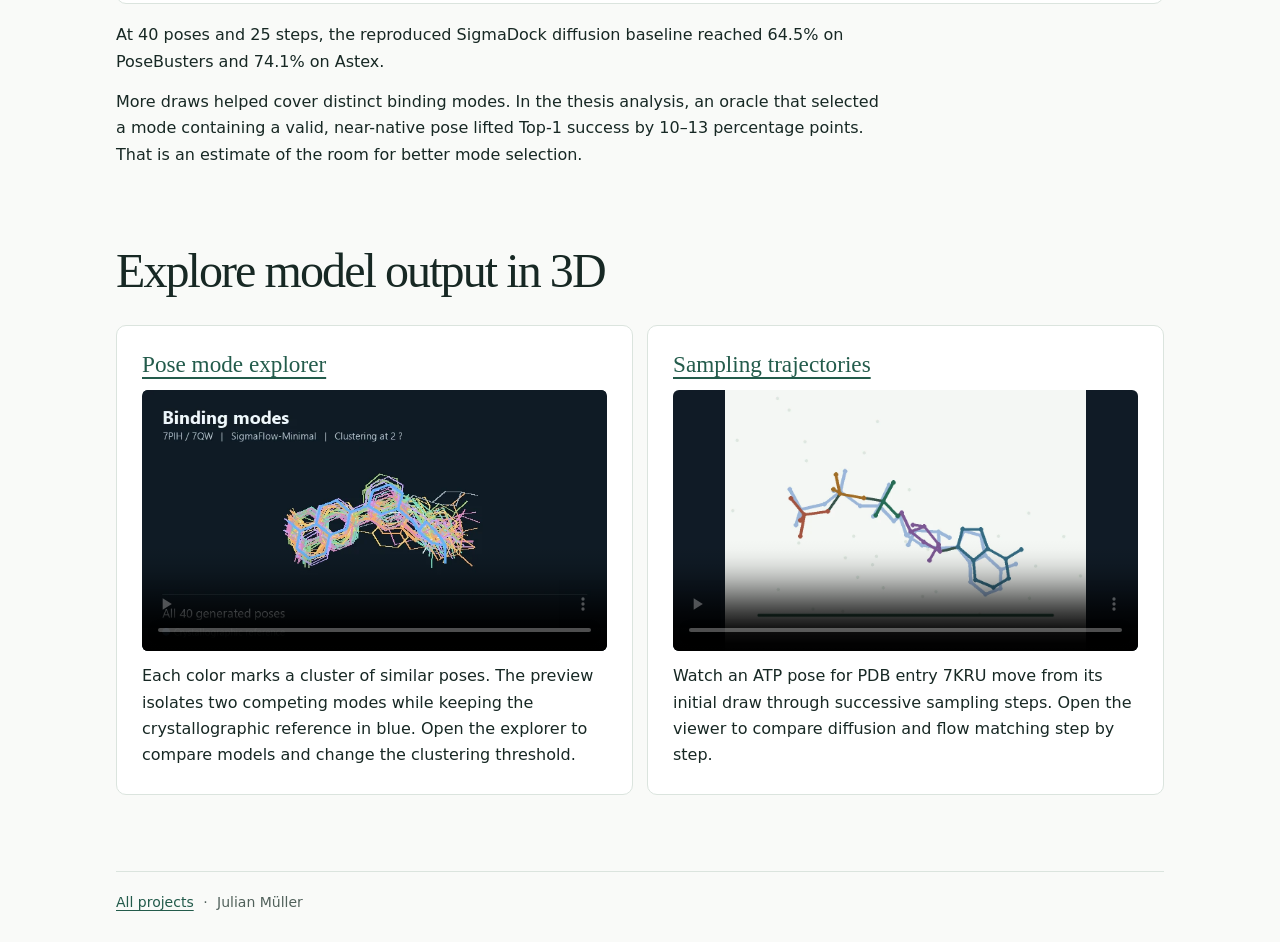
<file: sigmaflow/project.html>
<!doctype html>
<html lang="en">
<head>
  <meta charset="utf-8">
  <meta name="viewport" content="width=device-width, initial-scale=1">
  <title>SigmaFlow | Julian M&uuml;ller</title>
  <meta name="description" content="Riemannian flow matching for molecular docking. Explore generated binding modes, sampling trajectories and compute-matched results from the SigmaFlow dissertation.">
  <link rel="icon" href="../assets/favicon.svg" type="image/svg+xml">
  <link rel="stylesheet" href="../style.css">
  <link rel="stylesheet" href="../assets/project.css">
  <link rel="stylesheet" href="style.css">
</head>
<body>
  <a class="skip-link" href="#main">Skip to content</a>
  <div class="page">
    <header>
      <a class="site-name" href="../">Julian M&uuml;ller</a>
      <nav aria-label="Page navigation"><a href="./">SigmaFlow options</a><a href="../#projects">Projects</a><a href="#method">Method</a><a href="#results">Results</a><a href="#explore">Explore</a></nav>
    </header>
    <main id="main">
      <section class="project-intro" aria-labelledby="title">
        <div>
          <p class="context">MSc dissertation &middot; University of Oxford &middot; 2026</p>
          <h1 id="title">SigmaFlow</h1>
          <p class="hero-field">Riemannian flow matching for generative protein&ndash;ligand docking</p>
          <p>Docking predicts how a small molecule fits into a protein pocket. A model can generate plausible poses that differ substantially in orientation and shape. With a fixed inference budget, should it spend more computation on each pose or generate more candidates?</p>
          <p class="context">Supervised by Prof. Garrett M. Morris, Oxford Protein Informatics Group.</p>
          <div class="project-actions"><a class="primary" href="#explore">Explore the poses</a><a href="../assets/documents/sigmaflow-msc-thesis.pdf">Dissertation (PDF)</a><a href="https://github.com/jmuelleo/SigmaFlow">Source code</a></div>
        </div>
        <figure class="project-figure">
          <video class="docking-preview" autoplay muted loop playsinline controls width="1280" height="928" poster="docking-7nfb-orbit-hd.webp" aria-label="SigmaFlow-TR docks GEN into the 7NFB binding pocket, with a camera orbit during sampling">
            <source src="docking-7nfb-orbit-hd.mp4" type="video/mp4">
          </video>
        </figure>
      </section>

      <section id="method" aria-labelledby="method-title">
        <h2 id="method-title">Learning to move rigid fragments</h2>
        <div class="method-grid">
          <article><h3>Represent the ligand</h3><p>Split the ligand into rigid fragments. Each fragment has a translation and a rotation. The protein pocket conditions the model.</p></article>
          <article><h3>Learn a velocity field</h3><p>Train on straight paths for translations and geodesics for rotations. SigmaFlow-NE retains the Newton&ndash;Euler readout. SigmaFlow-TR predicts translation and rotation with separate heads.</p></article>
          <article><h3>Generate and rank poses</h3><p>Integrate the learned field from random initial fragment poses. Repeat to create a candidate pool, then rank the assembled poses with SigmaDock&rsquo;s mixed score.</p></article>
        </div>
      </section>

      <section id="results" aria-labelledby="results-title">
        <h2 id="results-title">More candidates at the same compute budget</h2>
        <p class="measure">Each strategy uses 1,000 network evaluations per complex. Top-1 success requires the top-ranked pose to have a symmetry-corrected RMSD below 2 &Aring; and pass all PoseBusters validity checks.</p>
        <div class="results-wrap">
          <table>
            <caption>Top-1 docking success in the MSc dissertation</caption>
            <thead><tr><th scope="col">Benchmark</th><th scope="col">Model</th><th scope="col">40 poses &times; 25 steps</th><th scope="col">200 poses &times; 5 steps</th></tr></thead>
            <tbody>
              <tr><td>PoseBusters</td><th scope="row">SigmaFlow-NE</th><td>68.1%</td><td><strong>72.3%</strong></td></tr>
              <tr><td>PoseBusters</td><th scope="row">SigmaFlow-TR</th><td>65.2%</td><td><strong>70.4%</strong></td></tr>
              <tr><td>Astex</td><th scope="row">SigmaFlow-NE</th><td>81.2%</td><td><strong>87.1%</strong></td></tr>
              <tr><td>Astex</td><th scope="row">SigmaFlow-TR</th><td>82.4%</td><td><strong>92.9%</strong></td></tr>
            </tbody>
          </table>
          <p class="context">PoseBusters uses a temporal split. The Astex set includes 47 of 85 complexes that occur in PDBbind v2020 training data.</p>
        </div>
        <p class="measure">At 40 poses and 25 steps, the reproduced SigmaDock diffusion baseline reached 64.5% on PoseBusters and 74.1% on Astex.</p>
        <p class="measure">More draws helped cover distinct binding modes. In the thesis analysis, an oracle that selected a mode containing a valid, near-native pose lifted Top-1 success by 10&ndash;13 percentage points. That is an estimate of the room for better mode selection.</p>
      </section>

      <section id="explore" aria-labelledby="explore-title">
        <h2 id="explore-title">Explore model output in 3D</h2>
        <div class="demo-grid">
          <article>
            <h3><a href="modes/">Pose mode explorer</a></h3>
            <video autoplay muted loop playsinline controls width="720" height="406" poster="modes-preview.webp" aria-label="SigmaFlow-Minimal poses for 7PIH, shown together and then isolated by binding mode">
              <source src="modes-preview.mp4" type="video/mp4">
            </video>
            <p>Each color marks a cluster of similar poses. The preview isolates two competing modes while keeping the crystallographic reference in blue. Open the explorer to compare models and change the clustering threshold.</p>
          </article>
          <article>
            <h3><a href="trajectories/">Sampling trajectories</a></h3>
            <video autoplay muted loop playsinline controls width="1000" height="724" poster="../assets/sigmaflow-trajectory.webp" aria-label="Sampling trajectory of an ATP pose for PDB entry 7KRU">
              <source src="../assets/sigmaflow-trajectory.mp4" type="video/mp4">
            </video>
            <p>Watch an ATP pose for PDB entry 7KRU move from its initial draw through successive sampling steps. Open the viewer to compare diffusion and flow matching step by step.</p>
          </article>
        </div>
      </section>
    </main>
    <footer><a href="../#projects">All projects</a><span aria-hidden="true"> &middot; </span>Julian M&uuml;ller</footer>
  </div>
</body>
</html>
</file>
<file: style.css>
:root {
  color-scheme: light;
  --paper: #f9faf8;
  --ink: #172824;
  --muted: #51615b;
  --link: #235b4b;
  --line: #dbe4de;
  --serif: "Palatino Linotype", "Book Antiqua", Georgia, serif;
}
* { box-sizing: border-box; }
html { scroll-padding-top: 24px; }
body {
  margin: 0;
  background: var(--paper);
  color: var(--ink);
  font: 1rem/1.65 system-ui, -apple-system, "Segoe UI", sans-serif;
}
.page { max-width: 1160px; margin: auto; padding: 0 clamp(18px, 5vw, 56px); }
a { color: var(--link); text-underline-offset: .23em; }
a:hover { color: #153d32; }
a:focus-visible { outline: 2px solid var(--link); outline-offset: 4px; }
.skip-link { position: absolute; left: 12px; top: -80px; background: white; padding: 10px 16px; z-index: 2; }
.skip-link:focus { top: 10px; }
header {
  display: flex; flex-wrap: wrap; align-items: center; justify-content: space-between;
  gap: 12px 24px; padding: 21px 0; border-bottom: 1px solid var(--line); margin-bottom: clamp(32px, 6vw, 72px);
}
.site-name { font-family: var(--serif); font-size: 1.3rem; color: var(--ink); text-decoration: none; }
nav { display: flex; flex-wrap: wrap; gap: 8px 23px; font-size: .9rem; }
nav a { text-decoration: none; }
nav a:hover { text-decoration: underline; }
h1,h2,h3 { font-family: var(--serif); font-weight: 500; line-height: 1.13; margin: 0 0 .55em; text-wrap: balance; }
h1 { font-size: clamp(2.7rem, 6.5vw, 5.5rem); letter-spacing: -.06em; margin-bottom: .13em; }
h2 { font-size: clamp(1.85rem, 4vw, 3rem); letter-spacing: -.04em; }
h3 { font-size: 1.45rem; }
p { margin: 0 0 .85em; }
section { margin-bottom: clamp(42px, 7vw, 76px); }
.introduction { display: grid; grid-template-columns: minmax(0, 1fr) clamp(180px, 23vw, 265px); gap: clamp(22px, 7vw, 88px); align-items: center; }
.hero-field { font-size: clamp(1.05rem, 2.4vw, 1.35rem); color: var(--link); margin-bottom: 1em; }
.portrait {
  width: 100%; height: auto; aspect-ratio: 4 / 5; object-fit: cover; object-position: 50% 19%;
  border-radius: 6px; box-shadow: 9px 9px 0 #e1eade;
}
.application-note,.context { color: var(--muted); }
.contact-links,.context,.project-links,figcaption { font-size: .875rem; }
.contact-links span,.project-links span { margin: 0 5px; color: var(--muted); }
#projects { border-top: 1px solid var(--line); padding-top: clamp(24px, 4vw, 44px); }
.project {
  display: grid; grid-template-columns: minmax(0, 1fr) minmax(0, 1.12fr);
  border: 1px solid var(--line); border-radius: 12px; overflow: hidden; background: #fff;
}
.project + .project { margin-top: 22px; }
.project-preview { margin: 0; display: flex; flex-direction: column; justify-content: center; padding: clamp(12px, 3vw, 28px); gap: 11px; }
.pose-preview { background: #edf1ed; }
.regime-preview { background: #eef5f5; }
.project-preview > a { display: block; }
.project-preview img, .project-preview video { display: block; width: 100%; height: auto; border-radius: 5px; }
figcaption { color: var(--muted); line-height: 1.45; }
.project-copy { padding: clamp(20px, 3.3vw, 38px); }
.project-copy .context { margin-bottom: 8px; }
.project h3 { font-size: clamp(2.1rem, 4vw, 3.3rem); letter-spacing: -.045em; margin-bottom: 4px; }
.project h3 a { text-decoration: none; color: inherit; }
.project h3 a:hover { text-decoration: underline; }
.project-subtitle { color: var(--link); font-weight: 600; }
.project-finding { padding-left: 13px; border-left: 2px solid #a7c2b5; color: #374c45; font-size: .9375rem; }
.project-actions { display: flex; align-items: center; flex-wrap: wrap; gap: 8px 16px; font-size: .9rem; margin-top: 18px; }
.primary { display: inline-block; padding: 7px 13px; border-radius: 5px; background: #235b4b; color: #fff; text-decoration: none; }
.primary:hover { background: #153d32; color: #fff; }
#research > p, #contact > p { max-width: 75ch; }
.history { margin: 0 0 18px; }
.history > div { display: grid; grid-template-columns: 124px minmax(0,1fr); gap: 18px; padding: 12px 0; border-top: 1px solid var(--line); }
dt { color: var(--muted); font-size: .9rem; }
dd { margin: 0; }
footer { border-top: 1px solid var(--line); padding: 19px 0 28px; font-size: .875rem; color: var(--muted); }
footer span { margin: 0 5px; }
@media (max-width: 740px) {
  .introduction { gap: 22px; }
  .project { grid-template-columns: 1fr; }
  .project-preview { align-items: center; }
  .project-preview a, .project-preview video { max-width: 480px; }
}
@media (max-width: 530px) {
  .introduction { grid-template-columns: minmax(0, 1fr) 104px; gap: 13px; align-items: start; }
  .bio { display: contents; }
  .bio h1 { grid-column: 1; align-self: end; }
  .bio .hero-field { grid-column: 1; grid-row: 2; margin: 0; }
  .bio > p:not(.hero-field) { grid-column: 1 / -1; margin: 0; }
  .portrait { grid-column: 2; grid-row: 1 / span 2; box-shadow: 4px 4px 0 #e1eade; }
  .history > div { grid-template-columns: 1fr; gap: 2px; }
}
@media print {
  header, .skip-link, footer { display: none; }
  .project, .history > div { break-inside: avoid; }
}
</file>
<file: assets/project.css>
.project-intro { display: grid; grid-template-columns: 1.08fr 1fr; align-items: center; gap: clamp(20px, 5vw, 60px); }
.project-intro .context { margin-bottom: .7em; }
.project-figure { margin: 0; background: #edf1ed; padding: clamp(12px, 2.5vw, 22px); border-radius: 10px; }
.project-figure img { display: block; width: 100%; height: auto; margin-bottom: 12px; border-radius: 5px; }
.measure { max-width: 75ch; }
.method-grid, .demo-grid { display: grid; gap: 14px; }
.method-grid { grid-template-columns: repeat(3, minmax(0, 1fr)); }
.demo-grid { grid-template-columns: repeat(2, minmax(0, 1fr)); }
.method-grid article, .demo-grid article, .results-wrap { background: white; border: 1px solid var(--line); border-radius: 10px; padding: clamp(14px, 2.7vw, 25px); }
.method-grid p, .demo-grid p, .results-wrap p { margin-bottom: 0; }
.results-wrap { margin: 18px 0; }
@media (max-width: 760px) {
  .project-intro, .method-grid { grid-template-columns: 1fr; }
  .project-figure { max-width: 520px; }
}
@media (max-width: 480px) {
  .demo-grid { grid-template-columns: 1fr; }
}
</file>
<file: msarm/style.css>
.project-figure.regime-preview { background: #eef5f5; }
.model-card { margin-bottom: 14px; padding: clamp(14px, 2.7vw, 25px); border-radius: 10px; background: #edf5ef; }
.equation { margin: 0 0 8px; font: clamp(1.15rem, 2.8vw, 1.55rem)/1.5 var(--serif); overflow-wrap: anywhere; }
.model-card p:last-child { margin-bottom: 0; }
.intro { max-width: 72ch; }
.lab { margin: 0; border: 1px solid var(--line); background: #fff; border-radius: 10px; padding: clamp(14px, 2.7vw, 25px); }
.control-row, .plot-head, .inspect { display: flex; flex-wrap: wrap; align-items: center; gap: 12px 20px; }
.control-row, .plot-head { justify-content: space-between; }
fieldset { min-width: 0; padding: 0; border: 0; margin: 0; }
legend { font-size: .875rem; font-weight: 600; padding: 0; margin-bottom: 6px; }
.seg { display: flex; flex-wrap: wrap; gap: 5px; }
button { border: 1px solid #bfcfc6; border-radius: 5px; background: #fff; color: var(--ink); padding: .35rem .6rem; font: inherit; font-size: .875rem; cursor: pointer; }
button:hover { border-color: var(--link); }
button[aria-pressed="true"] { background: #edf5ef; color: var(--link); border-color: #80a697; font-weight: 600; }
button:focus-visible, input:focus-visible, summary:focus-visible { outline: 2px solid var(--link); outline-offset: 3px; }
.plot-head { border-top: 1px solid var(--line); padding-top: 14px; margin: 16px 0 10px; }
.plot-head h3 { margin-bottom: 3px; }
.plot-head p { font-size: .875rem; color: var(--muted); margin: 0; }
.legend { display: flex; flex-wrap: wrap; gap: 4px 12px; font-size: .875rem; color: var(--muted); }
.legend span::before { content: ""; display: inline-block; width: 13px; height: 3px; vertical-align: middle; margin-right: 5px; background: var(--series); }
canvas { display: block; width: 100%; height: 320px; background: #fff; border: 1px solid var(--line); border-radius: 5px; }
.inspect { margin: 10px 0 18px; font-size: .875rem; gap: 6px 14px; }
.inspect input { accent-color: var(--link); flex: 1; min-width: 100px; }
output, #values, table { font-variant-numeric: tabular-nums; }
#values { flex-basis: 100%; color: var(--muted); }
.readouts, .reference { display: grid; grid-template-columns: repeat(2,minmax(0,1fr)); gap: 20px; }
.readouts h3 { font-size: 1rem; }
table { width: 100%; border-collapse: collapse; text-align: right; font-size: .875rem; }
th, td { padding: 5px 4px; border-bottom: 1px solid var(--line); }
th { color: var(--muted); font-weight: 550; }
th:first-child { text-align: left; }
.metrics { display: flex; flex-wrap: wrap; gap: 6px 24px; margin: 14px 0 6px; }
.metrics dd { font-variant-numeric: tabular-nums; }
.note { margin-bottom: 0; }
.code-wrap { min-width: 0; align-self: start; border: 1px solid var(--line); background: #edf5ef; border-radius: 10px; }
.code-head { display: flex; align-items: center; justify-content: space-between; gap: 8px; padding: 8px 10px; border-bottom: 1px solid var(--line); color: var(--muted); font-size: .875rem; }
pre { margin: 0; padding: 12px; overflow: auto; color: #235b4b; font-size: .875rem; }
code { font-family: ui-monospace, Consolas, monospace; overflow-wrap: anywhere; }
pre code { overflow-wrap: normal; }
.api { margin: 0; }
.api dt { color: var(--link); font-weight: 600; }
.api dd { margin: 0 0 10px; }
details { margin-block: 18px; padding-block: 10px; border-block: 1px solid var(--line); }
details p { margin: 10px 0 0; }
summary { cursor: pointer; font-weight: 600; }
.helper-list { padding-inline-start: 20px; }
.resources { display: flex; flex-wrap: wrap; gap: 5px 16px; font-size: .875rem; }
@media(max-width: 650px) {
  .readouts, .reference { grid-template-columns: 1fr; gap: 14px; }
  canvas { height: 280px; }
}
.benchmark-table { margin: 0 0 10px; }
.benchmark-table caption { text-align: left; padding-bottom: 4px; font-weight: 600; }
.benchmark-table td:nth-child(2), .benchmark-table th:nth-child(2) { background: #edf5ef; }
.comparison { margin: 0 0 16px; }
#comparison-chart { height: 142px; margin-bottom: 10px; }
</file>
<file: sigmaflow/style.css>
table { width: 100%; border-collapse: collapse; font-variant-numeric: tabular-nums; margin-bottom: 14px; }
caption { text-align: left; font-weight: 600; margin-bottom: 8px; }
td, th { padding: 8px 6px; border-bottom: 1px solid var(--line); text-align: left; }
td:last-child, th:last-child { background: #edf5ef; }
@media (max-width: 480px) {
  td, th { font-size: .875rem; padding: 6px 4px; }
}
.demo-grid video { display: block; width: 100%; height: auto; aspect-ratio: 16 / 9; object-fit: contain; background: #101b26; border-radius: 6px; margin: 10px 0 12px; }
.docking-preview { display: block; width: 100%; height: auto; margin-bottom: 12px; border-radius: 5px; }
</file>
